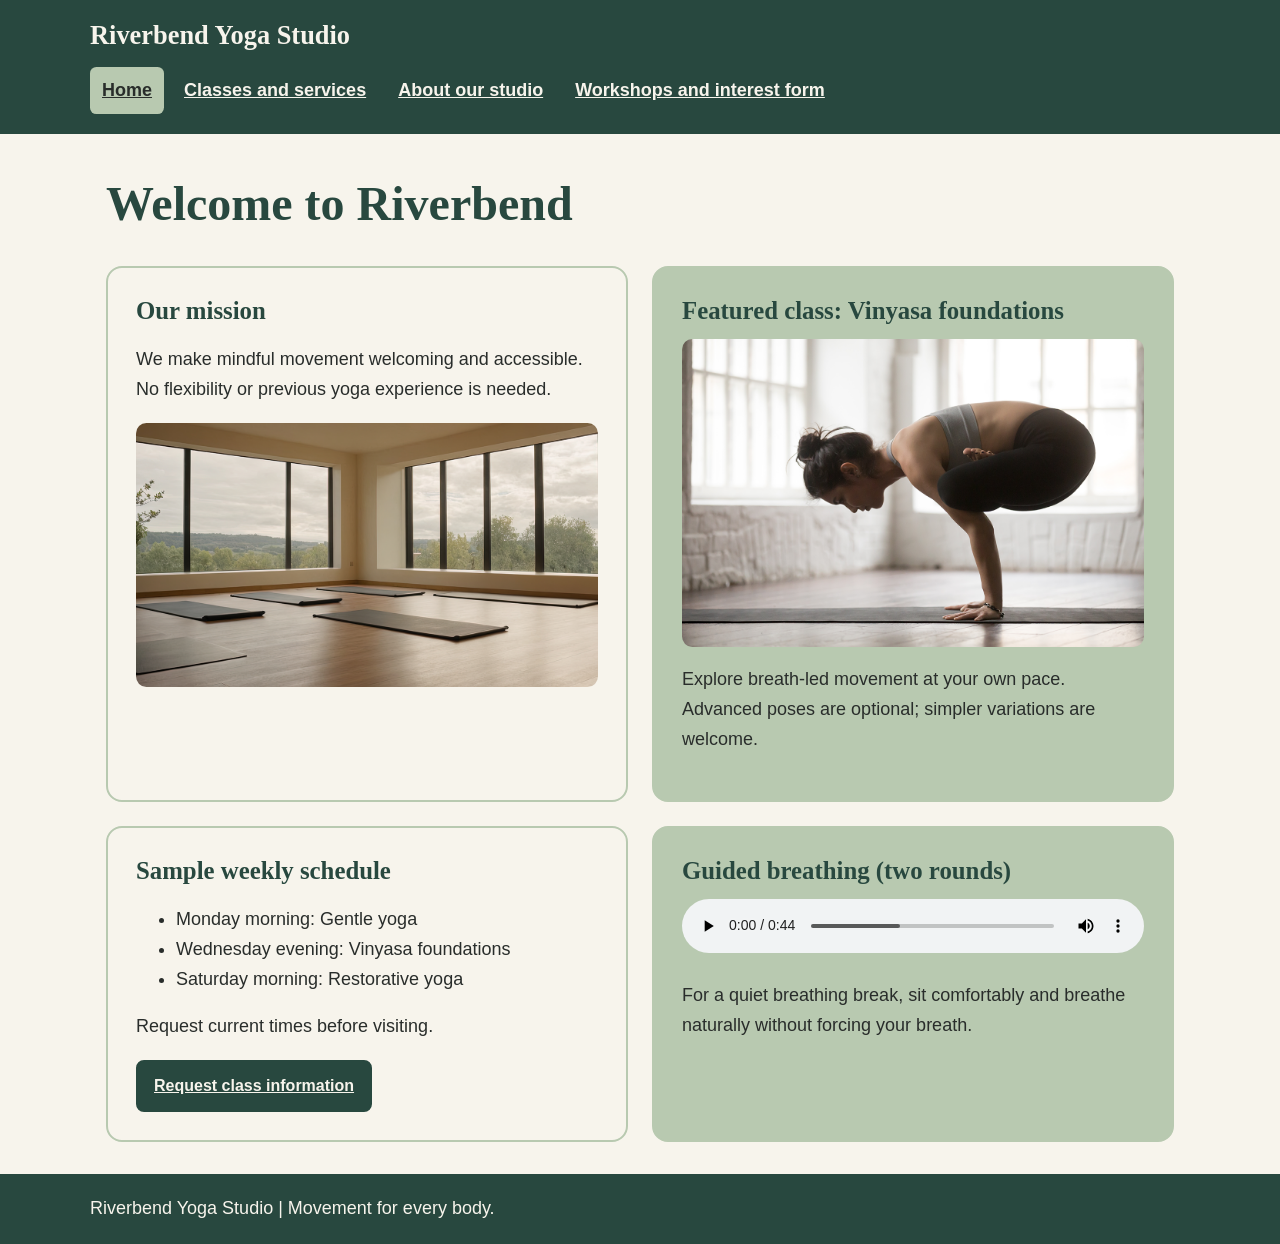
<file: index.html>
<!DOCTYPE html>
<html lang="en">
<head>
  <meta charset="UTF-8">
  <meta name="viewport" content="width=device-width, initial-scale=1">
  <title>Welcome to Riverbend | Riverbend Yoga Studio</title>
  <link rel="stylesheet" href="styles.css">
  <script src="script.js" defer></script>
</head>
<body>
  <header>
    <p>Riverbend Yoga Studio</p>
    <nav aria-label="Main navigation">
      <ul>
        <li><a href="index.html" aria-current="page">Home</a></li>
        <li><a href="services.html">Classes and services</a></li>
        <li><a href="about.html">About our studio</a></li>
        <li><a href="events.html">Workshops and interest form</a></li>
      </ul>
    </nav>
  </header>
  <main>
    <h1>Welcome to Riverbend</h1>
    <section>
      <h2>Our mission</h2>
      <p>We make mindful movement welcoming and accessible.
        No flexibility or previous yoga experience is needed.</p>
      <img src="yoga-studio_c.png"
        alt="Yoga mats on a wooden floor beside large windows" width="320">
    </section>
    <section>
      <h2>Featured class: Vinyasa foundations</h2>
      <picture>
        <source media="(min-width: 800px)"
          srcset="yoga-feature-large_c.png">
        <img src="yoga-feature-small.png" width="320"
          alt="Yoga practitioner balancing on both hands in crow pose">
      </picture>
      <p>Explore breath-led movement at your own pace.
        Advanced poses are optional; simpler variations are welcome.</p>
    </section>
    <section>
      <h2>Sample weekly schedule</h2>
      <ul>
        <li>Monday morning: Gentle yoga</li>
        <li>Wednesday evening: Vinyasa foundations</li>
        <li>Saturday morning: Restorative yoga</li>
      </ul>
      <p>Request current times before visiting.</p>
      <a href="events.html">Request class information</a>
    </section>
    <section>
      <h2>Guided breathing (two rounds)</h2>
      <audio controls preload="metadata">
        <source src="yoga-breathing-44s.mp3" type="audio/mpeg">
        Your browser cannot play this audio.
        <a href="yoga-breathing-44s.mp3">Download the breathing audio</a>.
      </audio>
      <p>For a quiet breathing break, sit comfortably and breathe
        naturally without forcing your breath.</p>
    </section>
  </main>
  <footer>
    <p>Riverbend Yoga Studio | Movement for every body.</p>
  </footer>
</body>
</html>
</file>
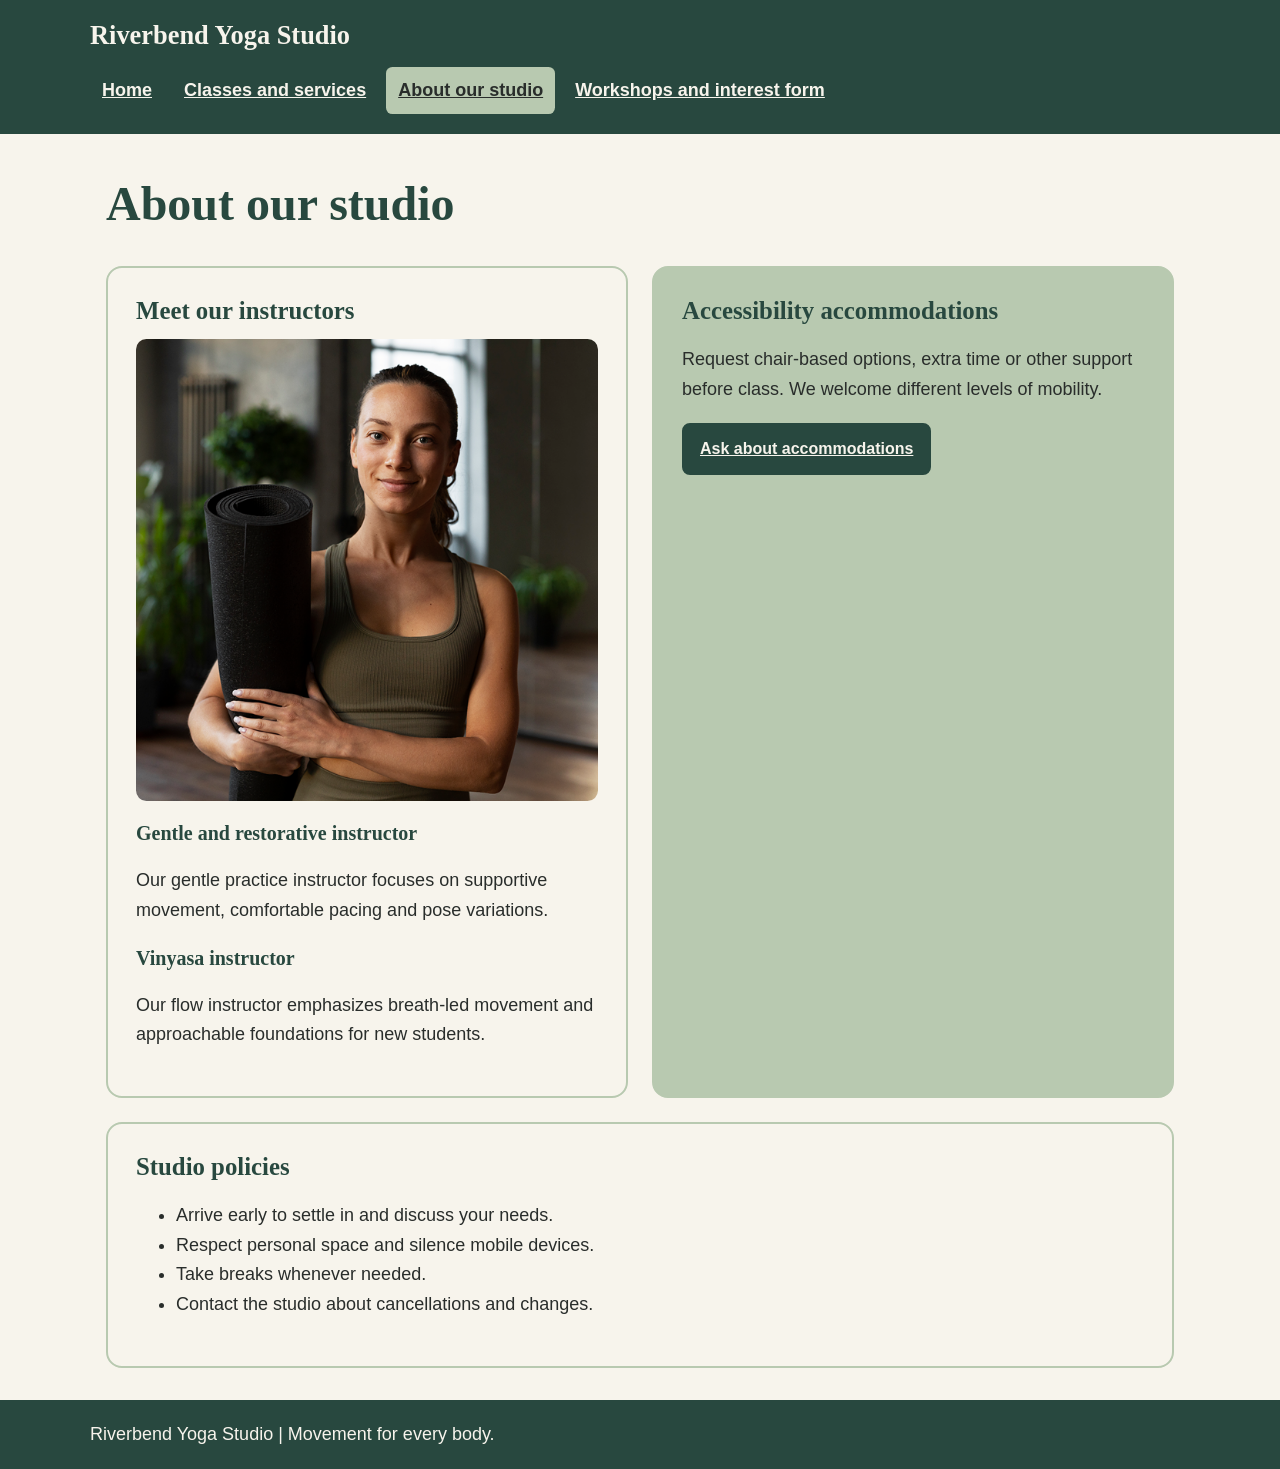
<file: about.html>
<!DOCTYPE html>
<html lang="en">
<head>
  <meta charset="UTF-8">
  <meta name="viewport" content="width=device-width, initial-scale=1">
  <title>About our studio | Riverbend Yoga Studio</title>
  <link rel="stylesheet" href="styles.css">
  <script src="script.js" defer></script>
</head>
<body>
  <header>
    <p>Riverbend Yoga Studio</p>
    <nav aria-label="Main navigation">
      <ul>
        <li><a href="index.html">Home</a></li>
        <li><a href="services.html">Classes and services</a></li>
        <li><a href="about.html" aria-current="page">About our studio</a></li>
        <li><a href="events.html">Workshops and interest form</a></li>
      </ul>
    </nav>
  </header>
  <main>
    <h1>About our studio</h1>
    <section>
      <h2>Meet our instructors</h2>
      <img src="yoga-instructor_c.png" width="240"
        alt="Yoga instructor holding a rolled black yoga mat">
      <h3>Gentle and restorative instructor</h3>
      <p>Our gentle practice instructor focuses on supportive
        movement, comfortable pacing and pose variations.</p>
      <h3>Vinyasa instructor</h3>
      <p>Our flow instructor emphasizes breath-led movement
        and approachable foundations for new students.</p>
    </section>
    <section>
      <h2>Accessibility accommodations</h2>
      <p>Request chair-based options, extra time or other support
        before class. We welcome different levels of mobility.</p>
      <a href="events.html">Ask about accommodations</a>
    </section>
    <section>
      <h2>Studio policies</h2>
      <ul>
        <li>Arrive early to settle in and discuss your needs.</li>
        <li>Respect personal space and silence mobile devices.</li>
        <li>Take breaks whenever needed.</li>
        <li>Contact the studio about cancellations and changes.</li>
      </ul>
    </section>
  </main>
  <footer>
    <p>Riverbend Yoga Studio | Movement for every body.</p>
  </footer>
</body>
</html>
</file>
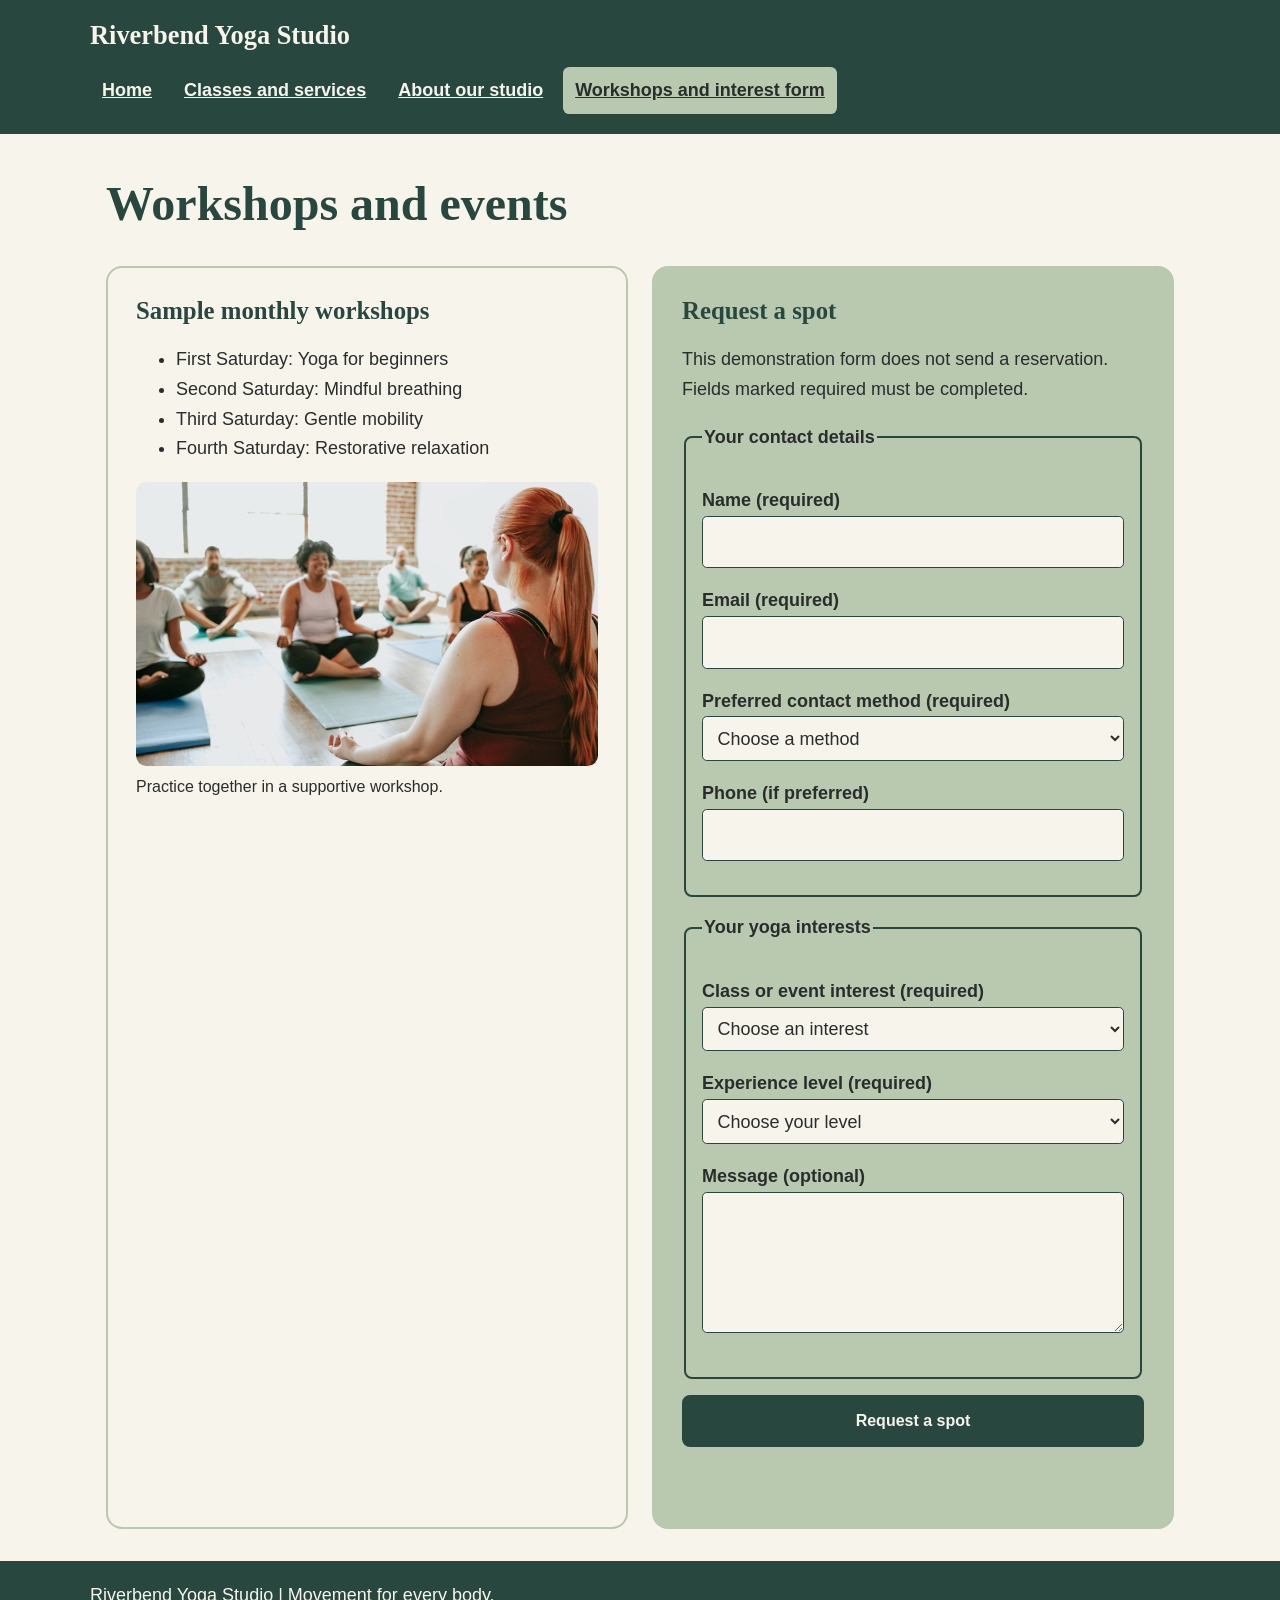
<file: events.html>
<!DOCTYPE html>
<html lang="en">
<head>
  <meta charset="UTF-8">
  <meta name="viewport" content="width=device-width, initial-scale=1">
  <title>Workshops and events | Riverbend Yoga Studio</title>
  <link rel="stylesheet" href="styles.css">
  <script src="script.js" defer></script>
</head>
<body>
  <header>
    <p>Riverbend Yoga Studio</p>
    <nav aria-label="Main navigation">
      <ul>
        <li><a href="index.html">Home</a></li>
        <li><a href="services.html">Classes and services</a></li>
        <li><a href="about.html">About our studio</a></li>
        <li><a href="events.html" aria-current="page">Workshops and interest form</a></li>
      </ul>
    </nav>
  </header>
  <main>
    <h1>Workshops and events</h1>
    <section>
      <h2>Sample monthly workshops</h2>
      <ul>
        <li>First Saturday: Yoga for beginners</li>
        <li>Second Saturday: Mindful breathing</li>
        <li>Third Saturday: Gentle mobility</li>
        <li>Fourth Saturday: Restorative relaxation</li>
      </ul>
      <figure>
        <img src="yoga-workshop_c.png" width="320"
          alt="Instructor facing a group seated on yoga mats">
        <figcaption>Practice together in a supportive workshop.</figcaption>
      </figure>
    </section>
    <section>
      <h2>Request a spot</h2>
      <p>This demonstration form does not send a reservation.
        Fields marked required must be completed.</p>
      <form action="events.html" method="post">
        <fieldset>
          <legend>Your contact details</legend>
          <p><label for="name">Name (required)</label>
            <input id="name" name="name" autocomplete="name" required></p>
          <p><label for="email">Email (required)</label>
            <input id="email" name="email" type="email"
              autocomplete="email" required></p>
          <p><label for="contact">Preferred contact method (required)</label>
            <select id="contact" name="contact" required>
              <option value="">Choose a method</option>
              <option value="email">Email</option>
              <option value="phone">Phone</option>
            </select></p>
          <p><label for="phone">Phone (if preferred)</label>
            <input id="phone" name="phone" type="tel"
              autocomplete="tel"></p>
        </fieldset>
        <fieldset>
          <legend>Your yoga interests</legend>
          <p><label for="interest">Class or event interest (required)</label>
            <select id="interest" name="interest" required>
              <option value="">Choose an interest</option>
              <option>Gentle yoga</option><option>Vinyasa yoga</option>
              <option>Restorative yoga</option><option>Private session</option>
              <option>Beginner workshop</option><option>Mindful breathing</option>
              <option>Gentle mobility</option><option>Restorative workshop</option>
            </select></p>
          <p><label for="experience">Experience level (required)</label>
            <select id="experience" name="experience" required>
              <option value="">Choose your level</option>
              <option>New to yoga</option><option>Some experience</option>
              <option>Regular practitioner</option>
            </select></p>
          <p><label for="message">Message (optional)</label>
            <textarea id="message" name="message" rows="4"
              maxlength="1000"></textarea></p>
        </fieldset>
        <button type="submit">Request a spot</button>
      </form>
    </section>
  </main>
  <footer>
    <p>Riverbend Yoga Studio | Movement for every body.</p>
  </footer>
</body>
</html>
</file>
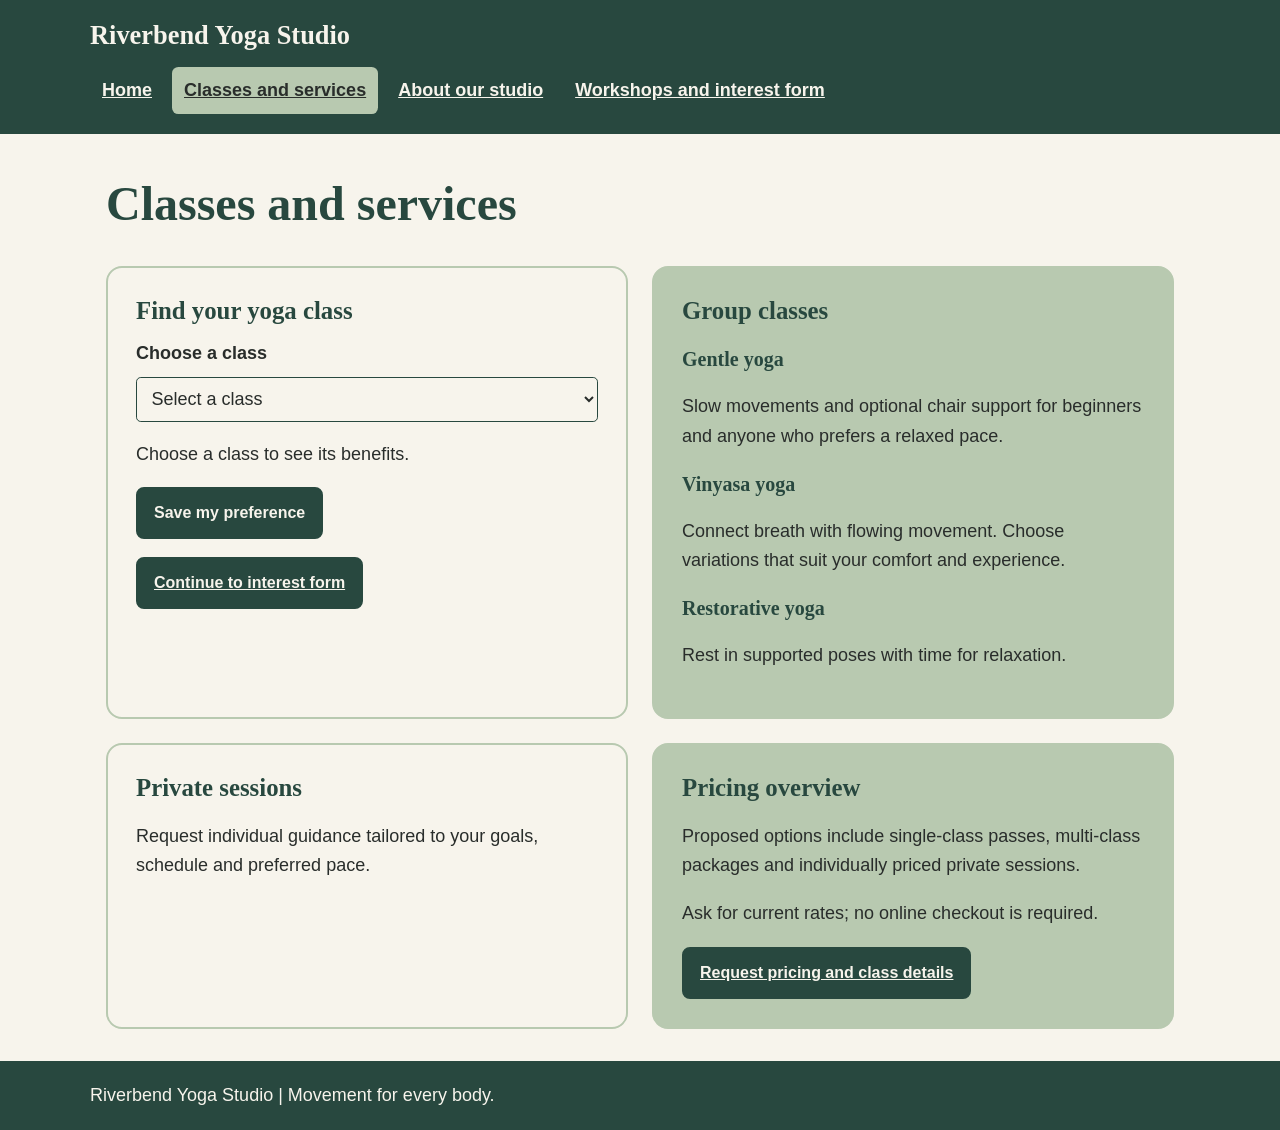
<file: services.html>
<!DOCTYPE html>
<html lang="en">
<head>
  <meta charset="UTF-8">
  <meta name="viewport" content="width=device-width, initial-scale=1">
  <title>Classes and services | Riverbend Yoga Studio</title>
  <link rel="stylesheet" href="styles.css">
  <script src="script.js" defer></script>
</head>
<body>
  <header>
    <p>Riverbend Yoga Studio</p>
    <nav aria-label="Main navigation">
      <ul>
        <li><a href="index.html">Home</a></li>
        <li><a href="services.html" aria-current="page">Classes and services</a></li>
        <li><a href="about.html">About our studio</a></li>
        <li><a href="events.html">Workshops and interest form</a></li>
      </ul>
    </nav>
  </header>
  <main>
    <h1>Classes and services</h1>
    <section id="finder"><h2>Find your yoga class</h2><label for="preference">Choose a class</label><select id="preference"><option value="">Select a class</option><option>Gentle yoga</option><option>Vinyasa yoga</option><option>Restorative yoga</option><option>Private session</option></select><p id="recommendation" aria-live="polite">Choose a class to see its benefits.</p><button id="save-preference" type="button">Save my preference</button><p id="saved" role="status"></p><a href="events.html">Continue to interest form</a></section>
    <section>
      <h2>Group classes</h2>
      <h3>Gentle yoga</h3>
      <p>Slow movements and optional chair support for beginners
        and anyone who prefers a relaxed pace.</p>
      <h3>Vinyasa yoga</h3>
      <p>Connect breath with flowing movement. Choose variations
        that suit your comfort and experience.</p>
      <h3>Restorative yoga</h3>
      <p>Rest in supported poses with time for relaxation.</p>
    </section>
    <section>
      <h2>Private sessions</h2>
      <p>Request individual guidance tailored to your goals,
        schedule and preferred pace.</p>
    </section>
    <section>
      <h2>Pricing overview</h2>
      <p>Proposed options include single-class passes, multi-class
        packages and individually priced private sessions.</p>
      <p>Ask for current rates; no online checkout is required.</p>
      <a href="events.html">Request pricing and class details</a>
    </section>
  </main>
  <footer>
    <p>Riverbend Yoga Studio | Movement for every body.</p>
  </footer>
</body>
</html>
</file>
<file: styles.css>
:root { --forest:#28483F; --sage:#B8C9B0; --cream:#F7F4EC; --ink:#292D2B; }
* { box-sizing:border-box; }
body { margin:0; background:var(--cream); color:var(--ink); font: 1.125rem/1.65 Arial,sans-serif; }
header, footer { background:var(--forest); color:var(--cream); padding:1.25rem max(1rem,calc((100% - 1100px)/2)); }
header > p { font: bold 1.65rem Georgia,serif; margin:0 0 1rem; }
nav ul { display:flex; flex-direction:column; gap:.5rem; list-style:none; padding:0; margin:0; }
nav a { display:block; color:var(--cream); padding:.55rem .75rem; border-radius:.4rem; }
nav a[aria-current], nav a:hover { background:var(--sage); color:var(--ink); }
main { max-width:1100px; margin:auto; padding:1.5rem 1rem; display:flex; flex-direction:column; gap:1.25rem; }
h1,h2,h3 { font-family:Georgia,serif; color:var(--forest); line-height:1.25; }
h1 { font-size:2.2rem; margin:.5rem 0; }
h2 { font-size:1.55rem; margin:0 0 .75rem; }
h3 { font-size:1.25rem; }
section { padding:1.25rem; border:2px solid var(--sage); border-radius:1rem; min-width:0; }
section:nth-of-type(even) { background:var(--sage); }
img { display:block; width:100%; max-width:100%; height:auto; border-radius:.65rem; }
figure { margin:1rem 0; } figcaption { font-size:1rem; margin-top:.5rem; }
a { color:var(--forest); font-weight:bold; }
section > a, button { display:inline-block; background:var(--forest); color:var(--cream); padding:.75rem 1rem; border-radius:.5rem; border:2px solid var(--forest); font: bold 1rem/1.5 Arial,sans-serif; }
:focus-visible { outline:3px solid var(--ink); outline-offset:4px; } header :focus-visible { outline-color:var(--cream); }
form { display:flex; flex-direction:column; gap:1rem; } fieldset { min-width:0; border:2px solid var(--forest); border-radius:.5rem; padding:1rem; } legend { font-weight:bold; } label { display:block; font-weight:bold; } input,select,textarea { width:100%; padding:.65rem; font:inherit; color:var(--ink); background:var(--cream); border:1px solid var(--forest); border-radius:.3rem; } audio { width:100%; } footer p { margin:0; }
@media (min-width: 800px) { nav ul { flex-direction:row; flex-wrap:wrap; } main { flex-direction:row; flex-wrap:wrap; gap:1.5rem; padding:2rem 1rem; } h1 { flex:0 0 100%; font-size:3rem; } main > section { flex:1 1 44%; padding:1.75rem; } }

.field-error { display:block; font-weight:bold; color:#292D2B; margin-top:.35rem; }
[aria-invalid="true"] { outline:2px dashed #28483F; }
#finder select { display:block; max-width:100%; margin:.5rem 0; }
#saved, #form-status { font-weight:bold; }
</file>
